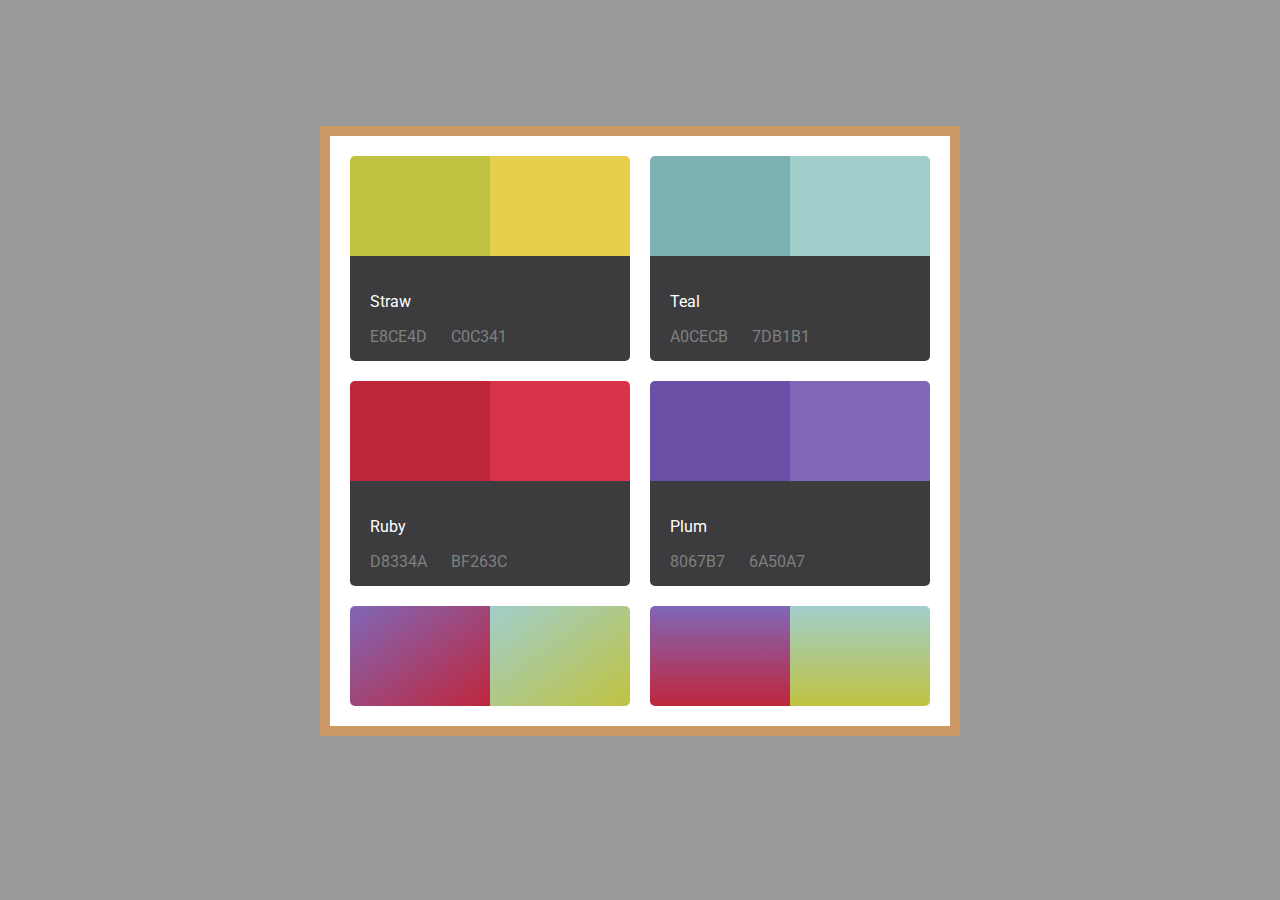
<file: Week1 2/CSS/index.html>
<!DOCTYPE html>

<html>
	<head>
		<meta charset="UTF-8">
		<meta name="description" content="Web Advanced Week 2">
		<meta name="keywords" content="HTML,CSS,XML,JavaScript">
		<link rel="icon" href="http://www.jwmatch.com/favicon.ico">
		<link href="http://fonts.googleapis.com/css?family=Questrial|Roboto:400,500,900,700|Unna|Lovers+Quarrel" rel="stylesheet">	
		<link href="./styles/style.css" rel="stylesheet">

		<!--<style>
			body {background: #1B1B1C;} 

			.container {
			  width: 600px;
			  margin: 0 auto;
			  margin-top: 10%;
			}
		</style>-->
	</head>
	
	<body>
		<div class="container">
  
		  <div class="color-box teal">
		    <div class="colors">
		      <div class="teal-left color-palette"></div>
		      <div class="teal-right color-palette"></div>
		    </div>
		    <div class="info">
		      <p class="color-name">Teal</p>
		      <span>A0CECB</span>
		      <span class="color-right">7DB1B1</span>
		    </div>
		  </div>
		  
		  <div class="color-box straw">
		    <div class="colors">
		      <div class="straw-left color-palette"></div>
		      <div class="straw-right color-palette"></div>
		    </div>
		    <div class="info">
		      <p class="color-name">Straw</p>
		      <span class="color-left">E8CE4D</span>
		      <span class="color-right">C0C341</span>
		    </div>
		  </div>
		  
		  <div class="color-box plum">
		    <div class="colors">
		      <div class="plum-left color-palette"></div>
		      <div class="plum-right color-palette"></div>
		    </div>
		    <div class="info">
		      <p class="color-name">Plum</p>
		      <span class="color-left">8067B7</span>
		      <span class="color-right">6A50A7</span>
		    </div>
		  </div>
		  
		  <div class="color-box ruby">
		    <div class="colors">
		      <div class="ruby-left color-palette"></div>
		      <div class="ruby-right color-palette"></div>
		    </div>
		    <div class="info">
		      <p class="color-name">Ruby</p>
		      <span class="color-left">D8334A</span>
		      <span class="color-right">BF263C</span>
		    </div>
		  </div> 

		  <div class="color-box gradient">
		 	 <div class="gradient-left color-palette"></div>
		 	 <div class="gradient-right color-palette"></div>
		  </div>
		  
		  <div class="color-box gradient2">
		 	 <div class="gradient2-left color-palette"></div>
		 	 <div class="gradient2-right color-palette"></div>
		  </div>

		</div>
	</body>
</html>
</file>
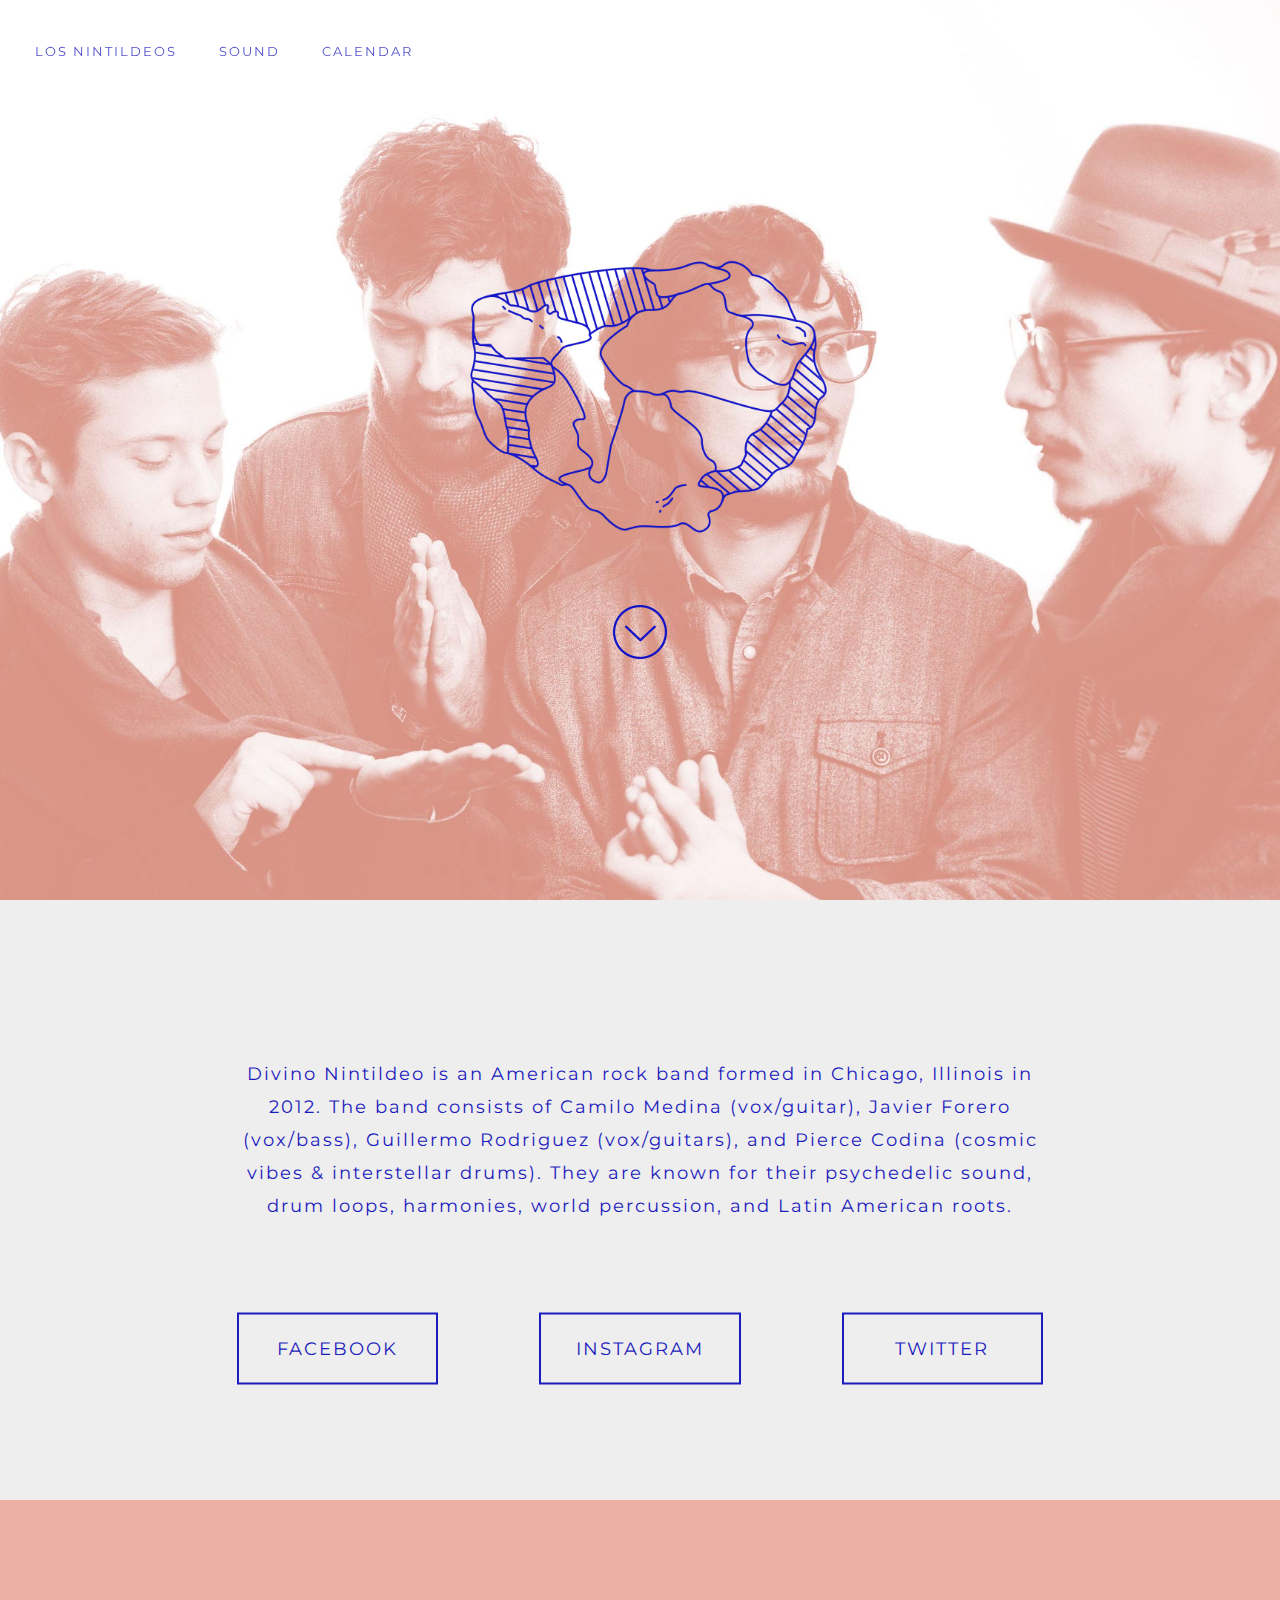
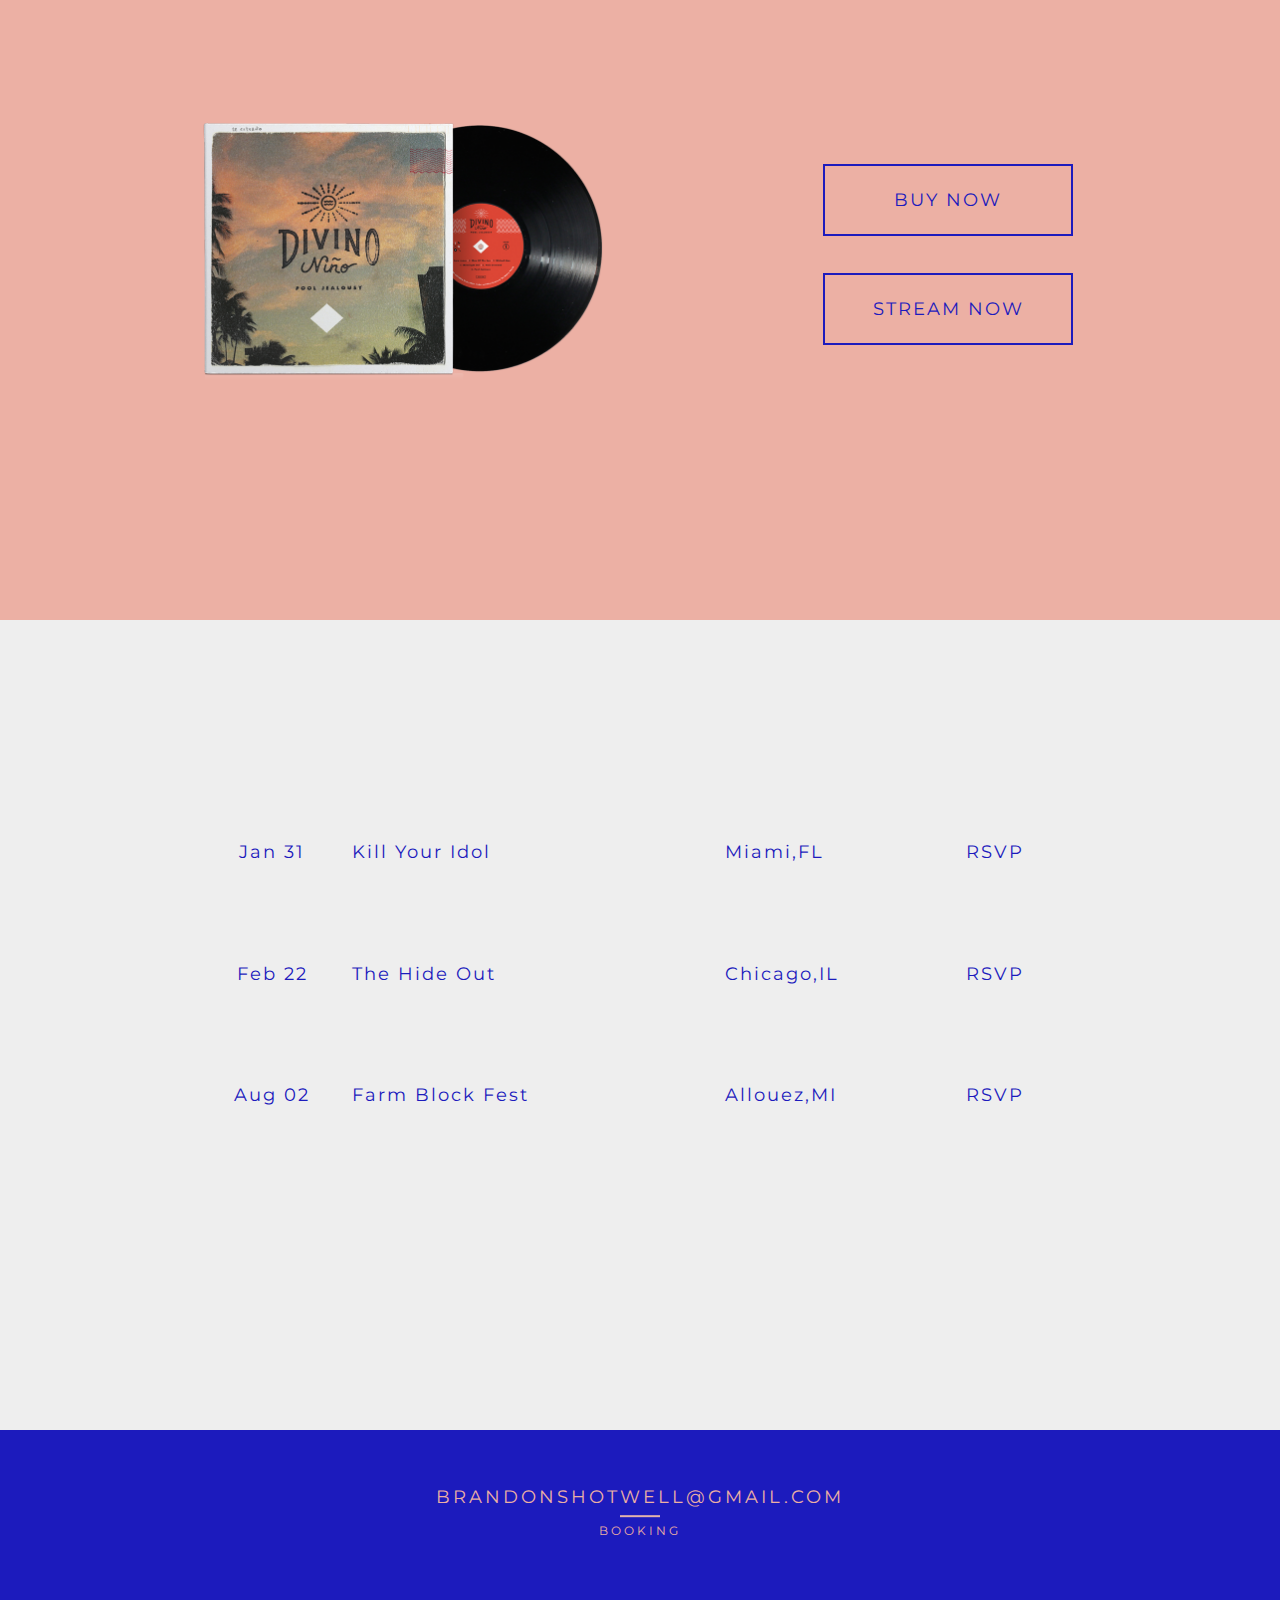
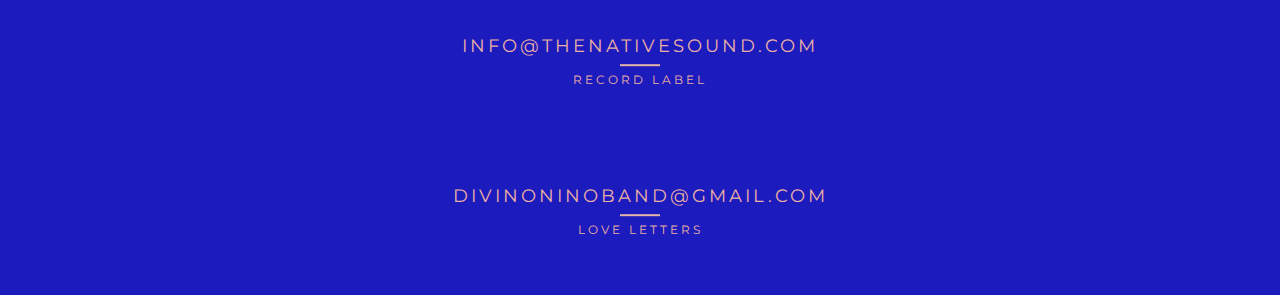
<file: Week1 2/SingleSiteFix/index.html>
<!DOCTYPE HTML>
<html>
	<head>
		<link rel="stylesheet" type="text/css" href="reset.css">
		<link rel="stylesheet" type="text/css" href="style.css">
		<link rel="stylesheet" type="text/css" href="devicestyle.css">
		<meta name="viewport" content="width=device-width, initial-scale=1.0, minimum-scale=1.0, maximum-scale=1.0">
		<title> Divino Nintildeo </title>
	</head>

	<body>
		<div id="backstretch"></div>
		<header class="nav">
			<nav>
				<ul id="menu">
					<li id="ni" class="border"><a href="#ninos">Los Nintildeos</a></li>
					<li id="so" class="border"><a href="#sound">Sound</a></li>
					<li id="cal"class="border"><a href="#calendar">Calendar</a></li>
				</ul>

				<div id="logo" class="ad"><a href="index.html"></a>
					<div id="ham"></div>

		    </nav>   	
	   	</header>  	

		<section id="landing">
	   		<div id="rock">
	       	</div>

	       	<div id="flow">
	       		<a href="#ninos">arrow</a></div>
	       	
	       	


	    </section> 

	   	<section id="ninos">
	   		<div id="bio">
			   	<h3>Divino Nintildeo is an American rock band formed in Chicago, Illinois in 2012. The band consists of Camilo Medina (vox/guitar), Javier Forero (vox/bass), Guillermo Rodriguez (vox/guitars), and Pierce Codina (cosmic vibes & interstellar drums). They are known for their psychedelic sound, drum loops, harmonies, world percussion, and Latin American roots.
			   	</h3>
			   	<ul>
			   		<li id="fbook">
			   			<a href="https://www.facebook.com/divinoninoband" target="_blank">FACEBOOK</a>
			   		</li>

			   		<li id="insta">
			   			<a href="http://www.iphoneogram.com/u/17677451" target="_blank">INSTAGRAM</a>
			   		</li>
			   		
			   		<li id="twit">
			   			<a href="https://twitter.com/DivinoNinoband" target="_blank">TWITTER</a>
			   		</li>
		        </ul>
			</div>
	   	</section>
	   	<section id="sound">
	   			<div class="container">
	   				<div id="vinyl"></div>
		   		   <!-- <img id="vinyl"src="images/sound2.png"> -->
			   		   	<ul id="stack">
			   		   		<li id="buy">
			   		   			<a href="http://thenativesound.limitedrun.com/products/524818-divino-nino-pool-jealousy" target="_blank">BUY NOW</a>
			   		   		</li>
			   		   		<li>
			   		   			<a id="stream" href="https://soundcloud.com/divinonino" target="_blank">STREAM NOW</a>
			   		   		</li>
					   	</ul>   
		   		</div>
	   	</section>
	   	
	   	<section id="calendar">
	   		 <!-- calendar -->
	   		<table cellpadding="10">
	   			<tr>
	   				<td class="date">Jan 31</td>
	   				<td class="else">Kill Your Idol</td>
	   				<td class="else">Miami,FL</td>
	   				<td class="else"><a href="https://www.facebook.com/events/651515404959528/" target="_blank">RSVP</a></td>
	   			</tr>	
	   			<tr>
	   				<td class="date">Feb 22</td>
	   				<td class="else">The Hide Out</td>
	   				<td class="else">Chicago,IL</td>
	   				<td class="else"><a href="http://www.hideoutchicago.com/calendar/" target="_blank">RSVP</a></td>
	   			</tr>
	   			<tr>
	   				<td class="date">Aug 02</td>
	   				<td class="else">Farm Block Fest</td>
	   				<td class="else">Allouez,MI</td>
	   				<td class="else"><a href="http://www.hideoutchicago.com/calendar/" target="_blank">RSVP</a></td>
	   			</tr>
	   		</table>	 
	   	</section>
	   	<footer>
	   		<ul>
	   			<li>
	   				<a href="mailto:brandonshotwell@gmail.com">BRANDONSHOTWELL@GMAIL.COM</a>
	   				<hr>
		   			<h3>BOOKING</h3>
	   			</li>
	   			<li>
	   				<a href="mailto:info@thenativesound.com">INFO@THENATIVESOUND.COM</a>
	   				<hr>
		   			<h3>RECORD LABEL</h3>
	   			</li>
	   			<li>
	   				<a href="mailto:divinoninoband@gmail.com">DIVINONINOBAND@GMAIL.COM</a>
	   				<hr>
		   			<h3>LOVE LETTERS</h3>
	   			</li>
	   	    </ul>
	   	</footer>
        
    </body>
</html>
</file>
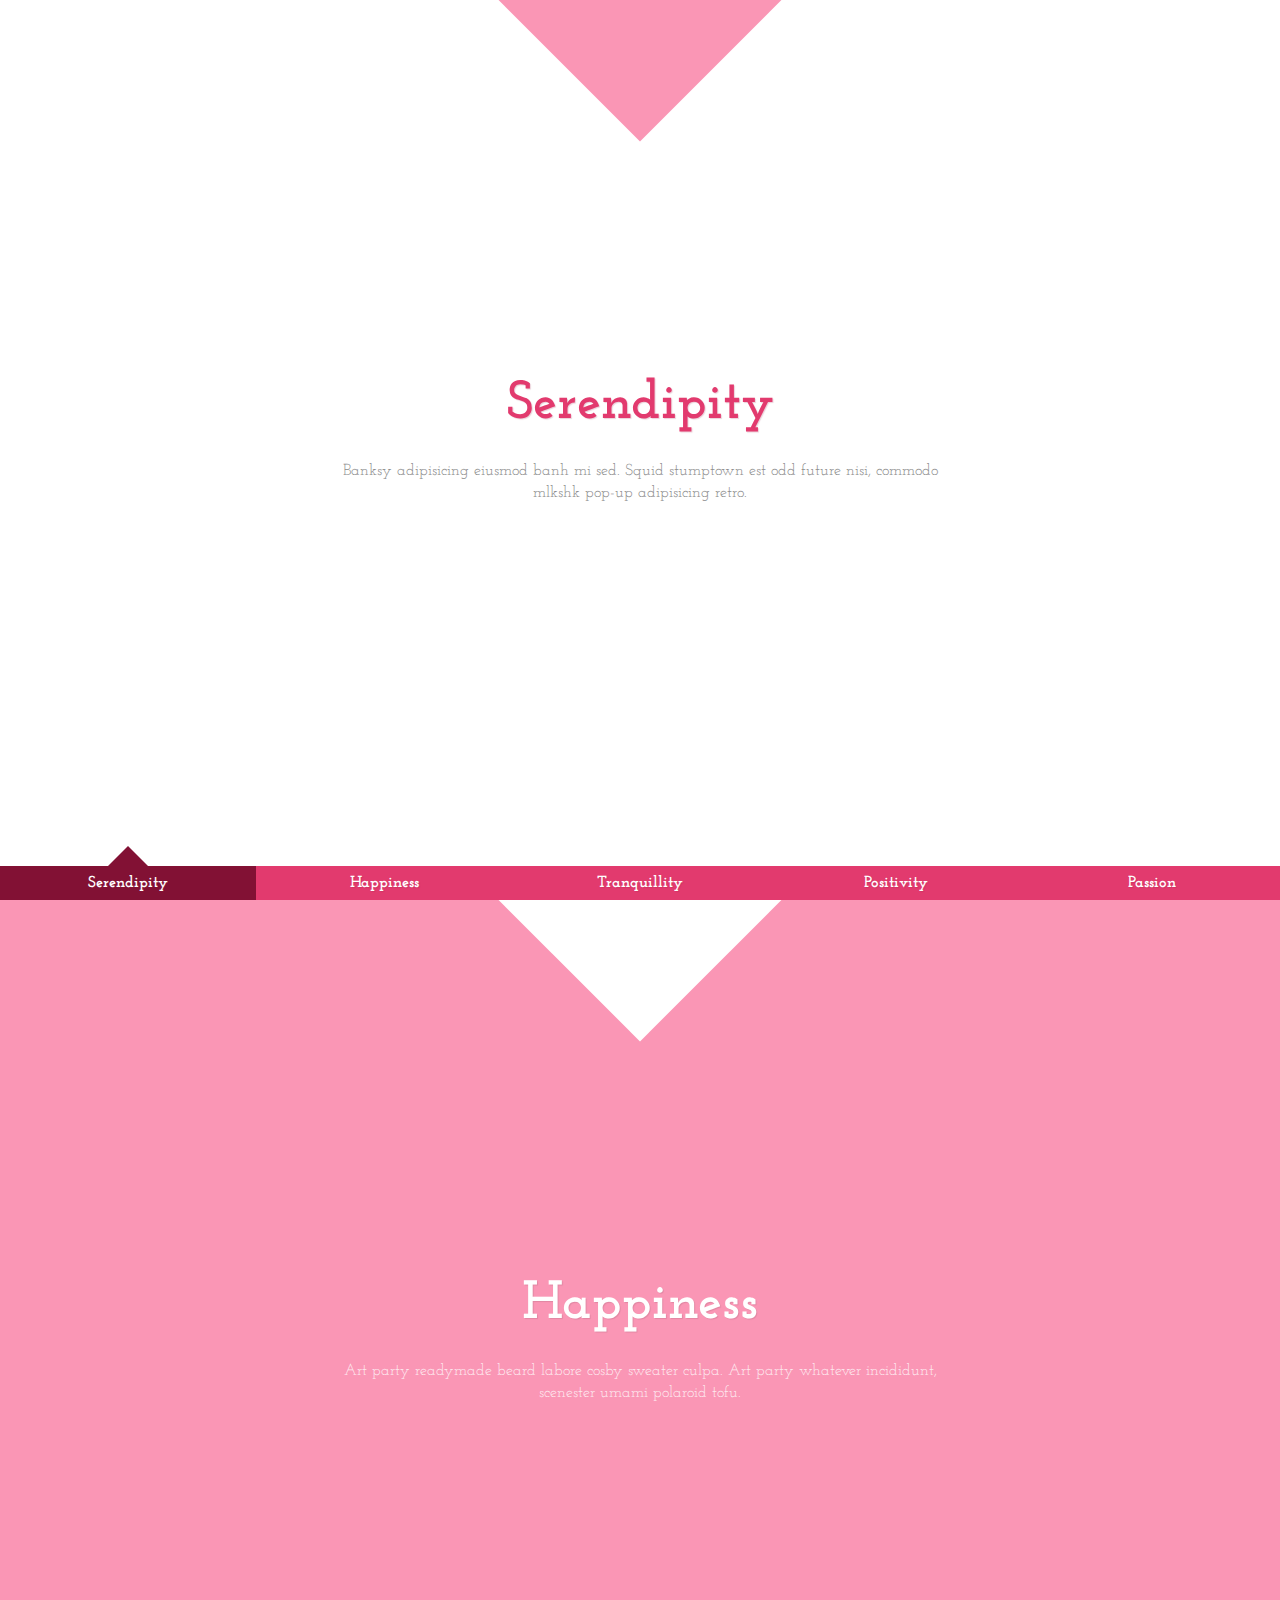
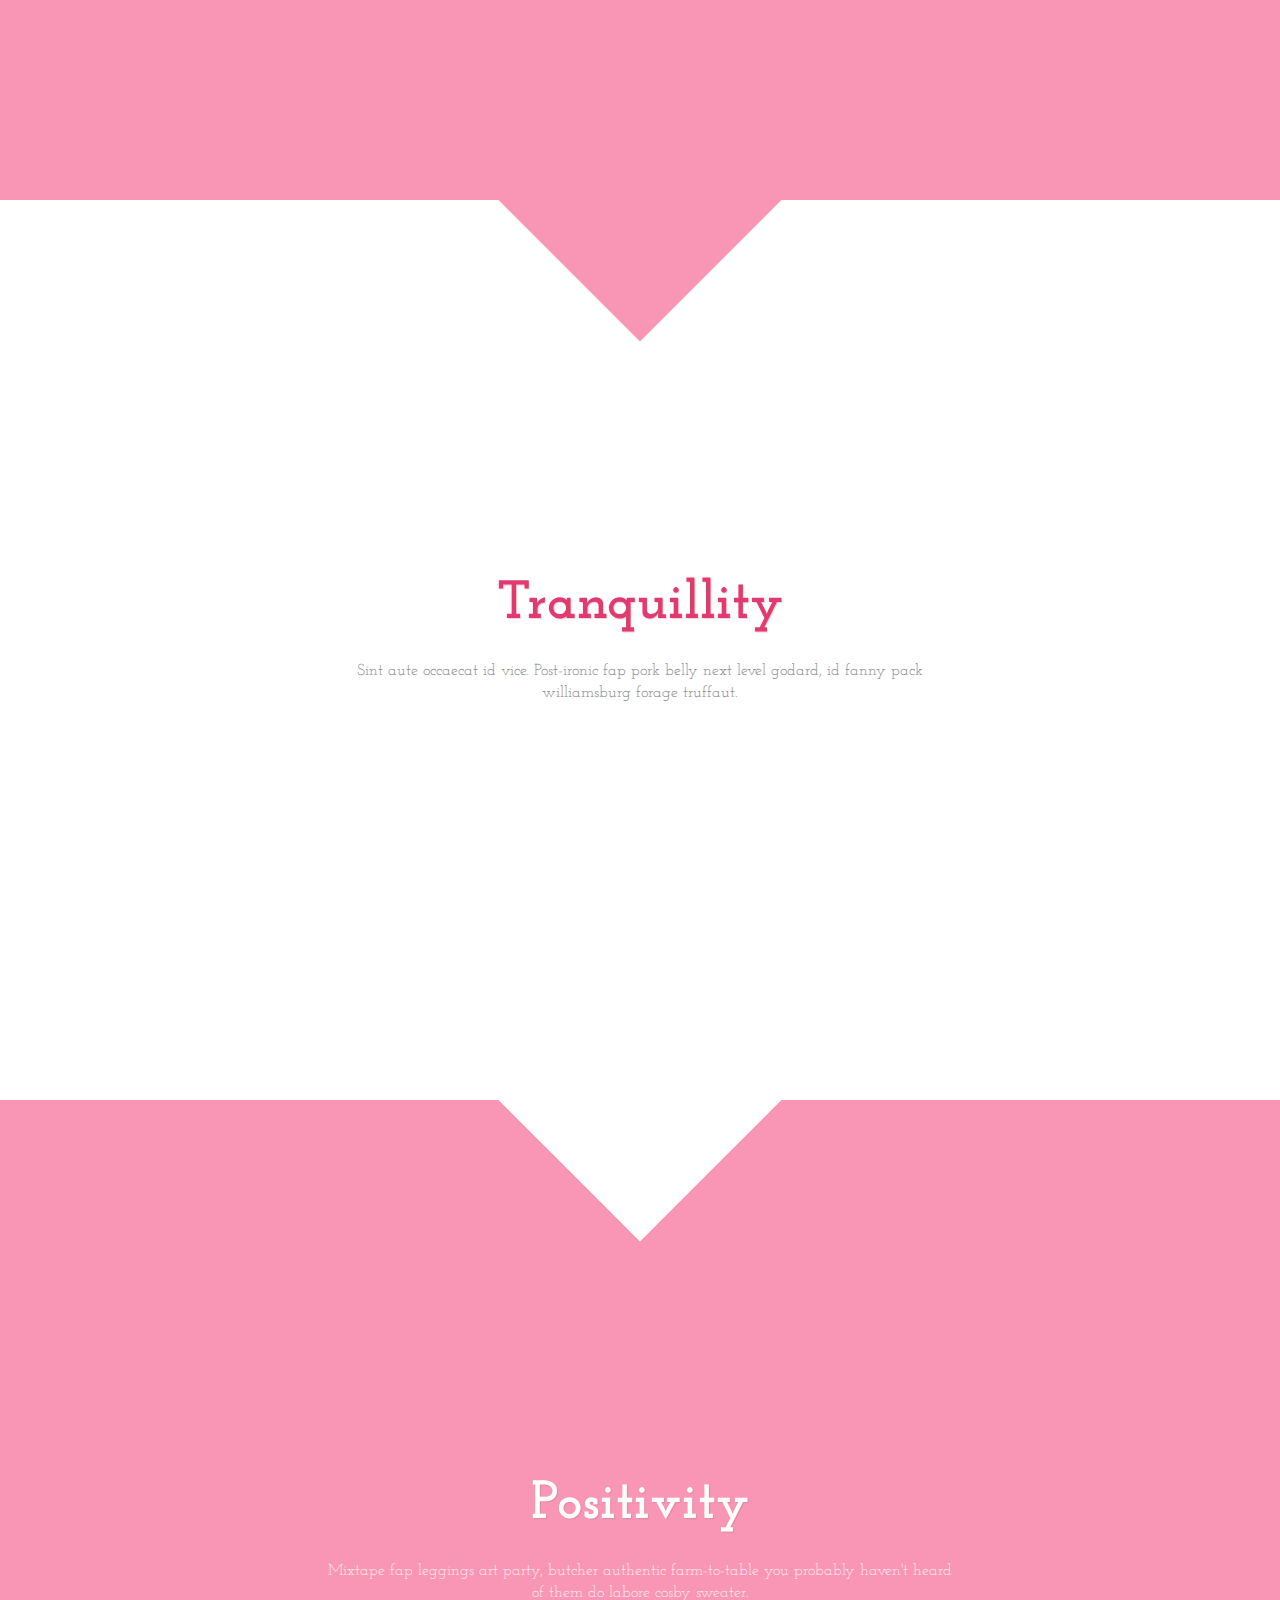
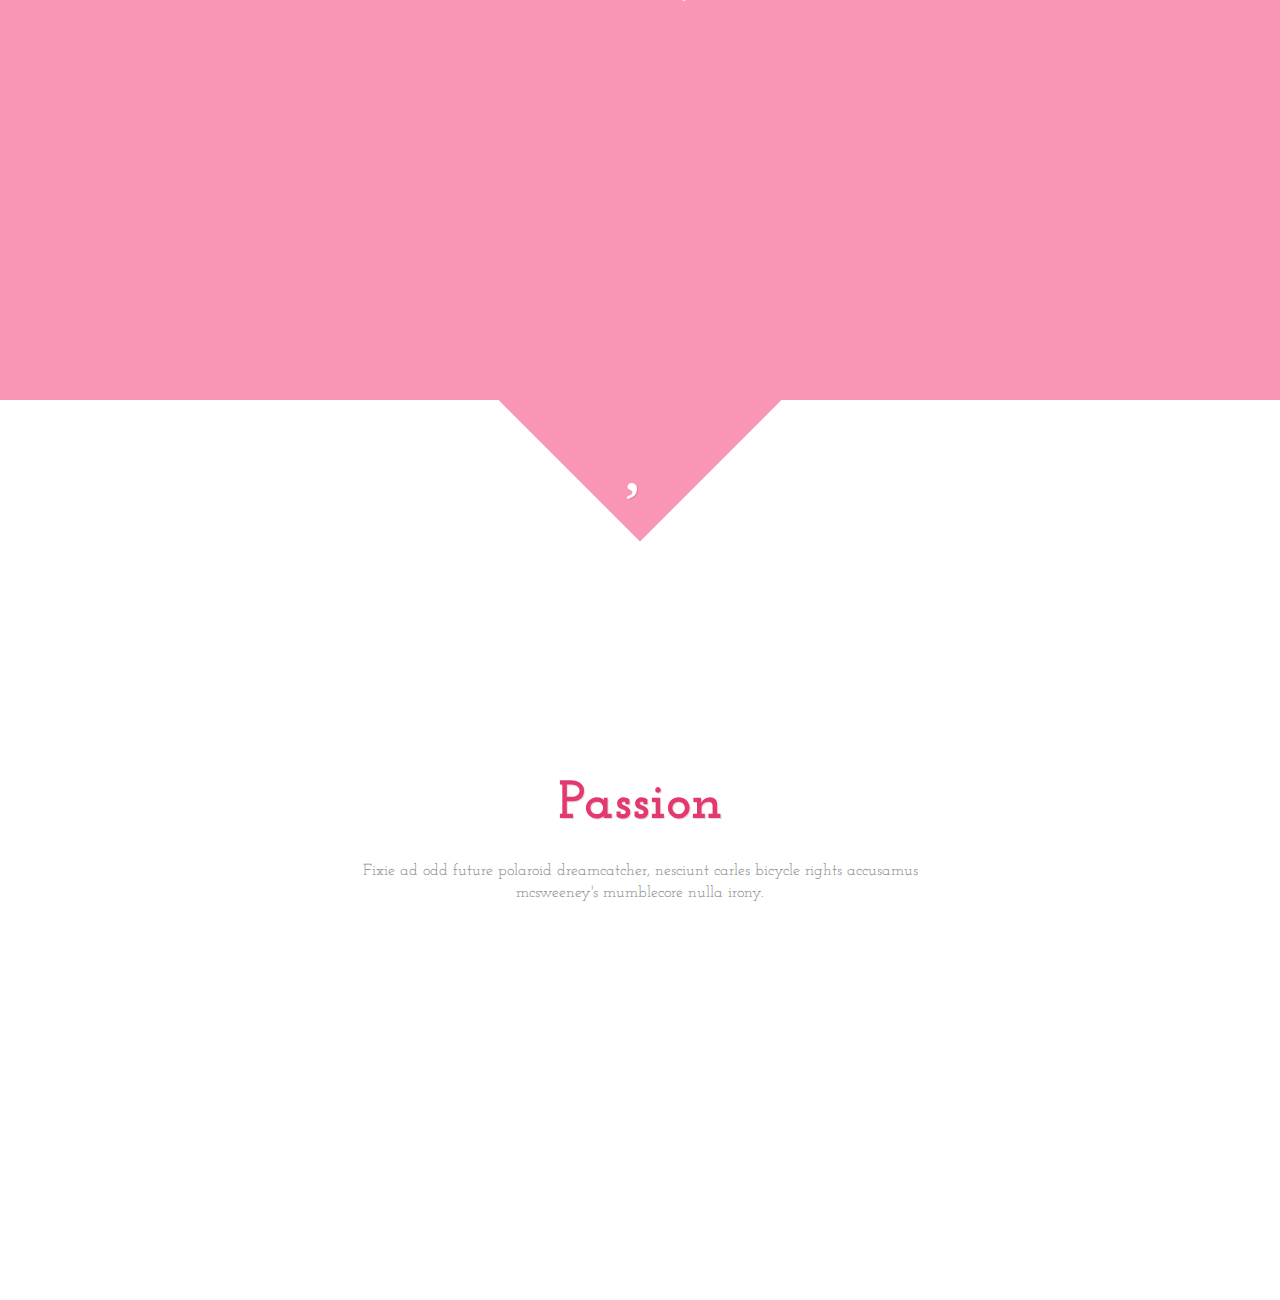
<file: Week1 2/Responsive/FluidLayout/index.html>
<!DOCTYPE html>
<head>
<meta charset="utf-8">
<meta name="viewport" content="width=device-width, maximum-scale=1.0">
<title>Web Advanced Week 3</title>
<link href="style.css" rel="stylesheet" />
</head>

<body>
<div class="container">
            
            <div class="st-container">
            
                <input type="radio" name="radio-set" checked="checked" id="st-control-1"/>
                <a href="#st-panel-1">Serendipity</a>
                <input type="radio" name="radio-set" id="st-control-2"/>
                <a href="#st-panel-2">Happiness</a>
                <input type="radio" name="radio-set" id="st-control-3"/>
                <a href="#st-panel-3">Tranquillity</a>
                <input type="radio" name="radio-set" id="st-control-4"/>
                <a href="#st-panel-4">Positivity</a>
                <input type="radio" name="radio-set" id="st-control-5"/>
                <a href="#st-panel-5">Passion</a>
                
                <div class="st-scroll">
                
                    <!-- Placeholder text from http://hipsteripsum.me/ -->
                    
                    <section class="st-panel" id="st-panel-1">
            <div class="st-deco" data-icon="&#xf069;"></div>
                        <h2>Serendipity</h2>
                        <p>Banksy adipisicing eiusmod banh mi sed. Squid stumptown est odd future nisi, commodo mlkshk pop-up adipisicing retro.</p>
                    </section>
                    
                    <section class="st-panel st-color" id="st-panel-2">
                        <div class="st-deco" data-icon="&#xf118;"></div>
                        <h2>Happiness</h2>
                        <p>Art party readymade beard labore cosby sweater culpa. Art party whatever incididunt, scenester umami polaroid tofu.</p>
                    </section>
                    
                    <section class="st-panel" id="st-panel-3">
                        <div class="st-deco" data-icon="&#xf0f4;"></div>
                        <h2>Tranquillity</h2>
                        <p>Sint aute occaecat id vice. Post-ironic fap pork belly next level godard, id fanny pack williamsburg forage truffaut.</p>
                    </section>
                    
                    <section class="st-panel st-color" id="st-panel-4">
                        <div class="st-deco" data-icon="&#xf06c;"></div>
                        <h2>Positivity</h2>
                        <p>Mixtape fap leggings art party, butcher authentic farm-to-table you probably haven't heard of them do labore cosby sweater.</p>
                    </section>
                    
                    <section class="st-panel" id="st-panel-5">
                        <div class="st-deco" data-icon="&#xf004;"></div>
                        <h2>Passion</h2>
                        <p>Fixie ad odd future polaroid dreamcatcher, nesciunt carles bicycle rights accusamus mcsweeney's mumblecore nulla irony.</p>
                    </section>

                </div><!-- // st-scroll -->
                
            </div><!-- // st-container -->
            
</div>
</body>
</html>
</file>
<file: Week1 2/CSS/styles/style.css>
/*---------------------------------
  -- INSPIRED BY / Aves UI Kit Color Palette --
  -- https://dribbble.com/shots/1706500-Aves-UI-Kit-Color-Palette --
-----------------------------------*/

body {
  background: #999;
}

.container {
  border: solid 10px #c96;
  background: #fff;
  width: 600px;
  margin: 0 auto;
  margin-top: 10%;
  height: 550px;
  padding: 20px 0 20px 20px;
}

.color-box {
  float: right;
  width: 280px;
  margin: 0 20px 20px 0;
  border-radius: 5px;
  overflow: hidden;
}

.color-name {
  color: #fff;
  font-family: 'Roboto', sans-serif;
}

.color-palette {
  float: right;
  width: 50%;
  height: 100px;
}

.teal-left {
  background: #A0CECB;
}

.teal-right {
  background: #7DB1B1;
}

.straw-left {
  background: #E8CE4D;
}

.straw-right {
  background: #C0C341;
}

.plum-left {
  background: #8067B7;
}

.plum-right {
  background: #6A50A7;
}

.ruby-left {
  background: #D8334A;
}

.ruby-right {
  background: #BF263C;
}

.gradient-left {
  background: -webkit-linear-gradient(#A0CECB, #C0C341); /* For Safari 5.1 to 6.0 */
  background: -o-linear-gradient(#A0CECB, #C0C341); /* For Opera 11.1 to 12.0 */
  background: -moz-linear-gradient(#A0CECB, #C0C341); /* For Firefox 3.6 to 15 */
  background: linear-gradient(#A0CECB, #C0C341); /* Standard syntax */
}

.gradient-right {
  background: -webkit-linear-gradient(#8067B7, #BF263C); /* For Safari 5.1 to 6.0 */
  background: -o-linear-gradient(#8067B7, #BF263C); /* For Opera 11.1 to 12.0 */
  background: -moz-linear-gradient(#8067B7, #BF263C); /* For Firefox 3.6 to 15 */
  background: linear-gradient(#8067B7, #BF263C); /* Standard syntax */
}

.gradient2-left {
  background: -webkit-linear-gradient(left top, #A0CECB, #C0C341); /* For Safari 5.1 to 6.0 */
  background: -o-linear-gradient(bottom right, #A0CECB, #C0C341); /* For Opera 11.1 to 12.0 */
  background: -moz-linear-gradient(bottom right, #A0CECB, #C0C341); /* For Firefox 3.6 to 15 */
  background: linear-gradient(to bottom right, #A0CECB, #C0C341); /* Standard syntax */
}

.gradient2-right {
  background: -webkit-linear-gradient(left top, #8067B7, #BF263C); /* For Safari 5.1 to 6.0 */
  background: -o-linear-gradient(bottom right, #8067B7, #BF263C); /* For Opera 11.1 to 12.0 */
  background: -moz-linear-gradient(bottom right, #8067B7, #BF263C); /* For Firefox 3.6 to 15 */
  background: linear-gradient(to bottom right, #8067B7, #BF263C); /* Standard syntax */
}

.info {
  background: #3C3B3D;
  float: left;
  width: 100%;
  padding: 20px 20px 15px 20px;
}

#color-name {
  font-family: 'Questrial', sans-serif;
  font-size: 20px;
  font-weight: 400;
  color: #FFFFFF;
  text-transform: uppercase;
  letter-spacing: 4px;
  margin: 0 0 4px 0;
}

div > span:first-of-type {
  font-family: 'Roboto', sans-serif;
  font-size: 16px;
  font-weight: 400;
  color: #808080;
  margin: 0 20px 0 0;
}

/*You can also use:  div > span:first-of-type*/

.color-right {
  font-family: 'Roboto', sans-serif;
  font-size: 16px;
  font-weight: 400;
  color: #808080;
  margin: 0;
}

/* You can also use:  div > span:first-of-type + span; */

#container {
  
}
</file>
<file: Week1 2/SingleSiteFix/style.css>
/*import fonts*/
@import url(http://fonts.googleapis.com/css?family=Montserrat);
html {
  box-sizing: border-box;
}
*, *:before, *:after {
  box-sizing: inherit;
}
html,body,a{
  height: 100%;
  font-family: 'Montserrat', sans-serif;
  text-decoration: none;
  letter-spacing: 2px;
}
body {
  font-size: 18px;
}

/*#backstretch {
  background-image:url(images/landing.jpg);
  width:5vw;
  margin:0 auto;
  position: absolute;
  left: 0px; 
  top: 0px; 
  overflow: hidden; 
  margin: 0px; 
  padding: 0px; 
  height: 630px; 
  width: 3165px; 
  z-index: -999998px; 
  position: absolute;
}*/

#logo a{
  position: absolute;
  top:0;
  left:50%;
  margin-left:-72px; 
  display:block;
  background-image:url(images/logoteal.png);
  background-size:cover;
  height: 72px;
}
#logo a:hover{
  background-position: 0 -72px;  
}
#ham{
  background-image:url(images/hmenu.png) ;
  display:none;
  position: absolute;
  top: 0;
  left: 0;
  right: 0;
  bottom: 0;
  margin: auto;
  margin-top: -10px;
}
.nav {
  display: block;
  background-color:transparent;
  -webkit-transition: all 0.25s ease;
  position: fixed;
  width: 100%;
  height:110px;
  z-index: 1;  
}
.nav.past-main{
  background-color: white;
}
.border {
  -webkit-transition: all 0.25s ease; 
  opacity: .8;
}
.border.borderClick{
 -webkit-transition: all 0.25s ease;  
 border-bottom: 10px solid #31EBEA;
}
nav {
  position: relative;
  margin: 22px 15px 0 15px;
}
nav ul{
  float: left;
  height: 56px;
  margin-left: 20px;
  width:42%;
}
nav ul #cal {
  float:left;
  margin: 19px 0 22px 0;
  height: 69px;
}
nav ul #ni,#so,#vi {
  float:left;
  margin: 19px 8% 22px 0;
  height: 69px;
}
nav #menu a {
  text-decoration: none;
  color: #1C1BBD;
  text-align:left;
  font-family: 'Montserrat', sans-serif;
  text-transform: uppercase;
  letter-spacing: 2px;
  font-size: .7em;
  padding-bottom: 15px;
}
nav #menu a:hover {
  color:#31EBEA; 
}
.white{
  background-color: white;
}

#landing{
  position: relative;
  width:100%;
  height: 100%;
  overflow: hidden;
  background-image:url(images/landing.jpg);
  background-size:cover;
  display: block;

}

#rock{
  background-image:url(./images/rock.png);
  background-size: 30vw;
  background-repeat: no-repeat;
  position: absolute;
  width: -1%;
  height:auto;
  max-width: 518px;
  max-height: 410px;
  min-width: 259px;
  min-height: 205px;
  margin:auto;
  top: 0;
  left: 150px;
  right: 0;
  bottom: 0;
}
#landing #flow img {
  display: block;
  position: absolute;
  margin: 0 auto;
  left: 0;
  right: 0;
  bottom: 5%;
  width: 10%;
  height: auto;
  min-width: 60px;
  max-width: 80px;
}


#ninos{
  position: relative;
  width:100%;
  height: 100%;
  overflow: hidden;
  background-color:#EEEEEE;
  max-height: 600px;
}



#flow {
  background-image:url(images/arrow.png);
  display: block;
  width:80px;
  height:64px;
  text-indent: -9999px; 
  margin: 0 auto;
  margin-top:600px;
}



#bio{
  text-align:center;
  margin: 0 auto;
  position: relative;
  top: 40%;
  transform: translateY(-50%);
 }
#bio h3 {
  width:65%;
  margin: 0 auto;
  line-height: 33px;
  letter-spacing: 2px;
  color:#1C1BBD;
  margin-bottom: 7%;
}
#bio ul a:hover{
  -webkit-transition: all .25s ease;
  color: #EEEEEE;
  background-color:#1C1BBD;
}
section {
  position: relative;
  width:100%;
  height: 100%;
  max-height:1100px;
  min-height: 400px; 
  overflow: hidden;
}
#bio ul {
  display: block;
  width:63%;
  margin: 0 auto;
}
#bio ul a{
  float: left;
  width:25%;
  min-width: 110px;
  height: auto;
  padding: 25px 5px;
  border: 2px solid #1C1BBD;
  text-decoration: none;
  color:#1C1BBD;
}
#fbook a,#insta a{
  margin-right: 12.5%;
}
#bio ul li a{
  letter-spacing: 2px;
  text-align: center;
  text-decoration: none;
  color:#1C1BBD;
}
 #sound img {
  position: relative;
  display:block;
  float:left;
  width:35%;
  max-width: 980px;
  min-width: 450px;
  height: auto;
 }
 #stack {
  position: relative;
  float:right;
  width:250px;
  height: auto;
  margin-top:6%;
  color: #1C1BBD;
  margin-right: 15px;
 }

 .container{
  background-image:url(images/sound2.png);
  background-size: 33vw;
  background-repeat: no-repeat;
  position:absolute;
  margin:auto;
  width: 70%;
  height:300px;
  top:0;
  left:0;
  right:0;
  bottom: 0;
}


 #stack h3{
  color: #1C1BBD;
 }
 #stack a:hover{
  -webkit-transition: all .25s ease;
  background-color:#1C1BBD;
  color: #e1b3ae;
 }
#stack li a{
  display: block; 
  float:left;
  text-align: center;
  width:100%;
  min-width: 110px;
  min-width: 110px;
  height: auto;
  padding: 25px 5px;
  border: 2px solid #1C1BBD;
  text-decoration: none;
  color:#1C1BBD;
  margin-bottom: 15%; 
}
#stream{
  top:65px;
 }
#vision{
  background-color:#EEEEEE;
}
.videos{
  display: block;
  width:70%;
  height: auto;
  margin: 90px auto;
}
#calendar{
  height: 90%;
  background-color: #EEEEEE; 
}
#calendar table{
  width:70%;
  height:45%;
  margin: 0 auto;
  position: relative;
  top:50%;
  transform: translateY(-50%);
}
#calendar table tr,a{
 text-decoration: none;
 color:#1C1BBD; 
 letter-spacing:2px;
 }
 .else{
  text-align: left;
 }
 .date{
  text-align: center;
 }
 #calendar tr a:hover{
  -webkit-transition: all .25s ease;
  color:#31EBEA;
 }
footer{
  width:100%;
  height: 50%;
  max-height:465px;
  min-height: 465px; 
  overflow: hidden;
  background-color:#1C1BBD; 
}
footer a,h3{
  color:#ECB0A4;
  letter-spacing: 3px;
}
footer h3{
  font-size: .66em;
}
footer ul {
  width: 70%;
  margin: 0 auto;
  text-align: center;
  position: relative;
  top: 50%;
  transform: translateY(-50%);
}
footer hr{
 width:40px;
 height: 2px;
 border: none;
 background-color: #E3B3AC;
}
footer li{
  margin-bottom: 100px;
}
#ninos{
  min-height: 600px;
}
#sound{
  height:80%;
  min-height: 700px;
  max-height: 900px;
  position: relative;
  background-color: #ECB0A4;
}
#vision{
  height: auto;
  min-height: 610px;
  max-height: 1030px;
  padding: 20px 10px 50px 10px;
}
#landing{
  min-height: 630px;
}
#calendar{
  max-height: 900px;
}
</file>
<file: Week1 2/SingleSiteFix/devicestyle.css>
@media only screen and (min-width : 1720px) {
 #landing{
 	max-height: 1440px;
 }
#ninos{
 	max-height: 1100px;
 }
#bio h3 {
 	font-size: 1.5em;
 	line-height: 65px;
 }
#bio ul a {
 	padding: 50px 5px;
 	font-size: 1.3em;
}
#sound{	
 max-height:1100px;
}
#sound img {
	width:50%;
}
#sound ul{
	width:350px;
}
#sound ul li a{
	font-size: 1.3em;
	padding:40px 5px;
}
#vision{
	height:auto;
	max-height: 1300px;
}
#calendar{
	font-size: 1.6em;
}
footer {
	max-height: 485px;
	font-size: 1.3em;
}
}

@media only screen and (max-width: 1055px){
	.container{
		width:77%;
	}
}
@media only screen and (max-width: 1020px){
	.nav{
		height: 60px;
	}
	#player,#logo a, nav #menu{
		display: none;
	}
	nav #menu li{
		float: none;
		margin: 0;
		text-align: center;
		height: auto;
		padding: 20px;
	}
    nav #menu li a{
    	text-align: center;
		float:none;
	}		
	nav {
		margin: 22px 0 0 0;
	}
	#menu{
		position: absolute;
		top: 35px;	
		margin:0;
		display: block;
		float: none;
		width: 100%;
		height: auto;
		text-align: center;
		font-size:1.2em; 
		background-color:white;
   }
	#ham{
		position: absolute;
		display: block;
		width:37px;
		height:auto;
	}
	#bio ul{
		width: 80%;
	}
	#bio ul li{
	 font-size: .9em;
	}
	#calendar table{
		width:85%;
	}
}
@media only screen and (max-width: 965px){
	.container{
		width:70%;
	}
	#sound img {
		width:70%;
		float: none;
		margin: 0 auto;
		margin-bottom: 9%;
	}
	#stack{
		position: relative;
		width: 90%;
		display: block;
	}
	#stack{
		width:100%;
		margin: 0 auto;
	}
	#stack li a{
	  display: block;	
	  float:left;
	  text-align: center;
	  width:40%;
	  min-width: 110px;
	  min-width: 110px;
	  height: auto;
	  padding: 25px 5px;
	  border: 2px solid #1C1BBD;
	  text-decoration: none;
	  color:#1C1BBD; 
	}
	#buy a{
		margin-right: 20%;
	}
    #stream{
    	top:0;
	}
	#bio h3{
		width:70%;
	}
	#bio ul{
		width:70%;
	}
	#bio ul li{
	 	font-size:.8em;
	}
}
@media only screen and (max-width:679px){
	#bio li a{
		display: block;
		float: none;
		width:100%;
		margin-bottom: 3%;
	}
	#bio h3{
		font-size: .8em;
	}
	#bio{
		transform: translateY(-30%);
	}
	#ninos{
		min-height: 750px;
	}
}
@media only screen and (max-width: 645px){
     #stack li a{
		float:none;
		width:100%;
		margin-bottom: 3%;
	}
	.button{
		width:100%;
	}
	#sound img{
		min-width:400px;
	}
}
@media only screen and (max-width:485px){
	body{
	 font-size: 15px;
	}
	.container{
		width:100%;
	}
	#bio h3{
		font-size: 1em;
		width: 70%;
	}
	#bio ul {
		width: 70%;
	}
	#bio ul li{
	 float: none;
	 width: 100%;
	 margin-bottom: 3%;	
	 font-size: .9em;
	}
	.container{
		width: 90%;
	}
	.button{
		width:100%;
	}
	#stack li{
		float: none;
		width:100%;
		margin-bottom: 3%;
	}
	#sound img{
		min-width: 150px;
	}
	#vision{
		height: 300px;
		min-height: 500px;
		max-height: 350px;
	}
	.videos{
		width:95%;
	}
	#calendar table{
		top:0%;
		margin-top: 130px;
		transform: translateY(0%);
		width:95%;
		height:200px;
		font-size: .75em;
	}
	#calendar{
		max-height: 370px;
	}
	#ninos{
	height: auto;
	min-height: 850px;
   }
    #sound{
    min-height: 620px;
    max-height: 650px;
   }
   #landing{
   min-height: 500px;
  }
  #bio{
  	top:80px;
  	transform: translateY(0%);
  }
  footer ul{
  	font-size: .9em;
  	width:90%;
  }
}
@media only screen and (max-width: 320px){

	body{
  	font-size: 12px;
  }
  #sound img{
  	min-width:275px;
  }
  footer{
  max-height: none;
  height: 350px;
  }
  footer ul{
  	font-size:.9em;
  	top:80px;
    transform: translateY(0%);
   }

}
</file>
<file: Week1 2/Responsive/FluidLayout/style.css>
@import url('//fonts.googleapis.com/css?family=Josefin+Slab:400,700');
body {
  overflow: hidden;
}
a {
  text-decoration: none;
}
.st-container {
    position: absolute;
    width: 100%;
    height: 100%;
    top: 0;
    left: 0;
    font-family: 'Josefin Slab', 'Myriad Pro', Arial, sans-serif;
}

.st-container > input,
.st-container > a {
    position: fixed;
    bottom: 0px;
    width: 20%;
    cursor: pointer;
    font-size: 16px;
    height: 34px;
    line-height: 34px;
}

.st-container > input {
    opacity: 0;
    z-index: 1000;
}

.st-container > a {
    z-index: 10;
    font-weight: 700;
    background: #e23a6e;
    color: #fff;
    text-align: center;
    text-shadow: 1px 1px 1px rgba(151,24,64,0.2);
}

/* "Fix" for percentage rounding: add a background bar pseudo element with the same color like the labels */
.st-container:before {
    content: '';
    position: fixed;
    width: 100%;
    height: 34px;
    background: #e23a6e;
    z-index: 9;
    bottom: 0;
}

#st-control-1, #st-control-1 + a {
    left: 0;
}

#st-control-2, #st-control-2 + a {
    left: 20%;
}

#st-control-3, #st-control-3 + a {
    left: 40%;
}

#st-control-4, #st-control-4 + a {
    left: 60%;
}

#st-control-5, #st-control-5 + a {
    left: 80%;
}

.st-container > input:checked + a,
.st-container > input:checked:hover + a{
    background: #821134;
}

.st-container > input:checked + a:after,
.st-container > input:checked:hover + a:after{
    bottom: 100%;
    border: solid transparent;
    content: '';
    height: 0;
    width: 0;
    position: absolute;
    pointer-events: none;
    border-bottom-color: #821134;
    border-width: 20px;
    left: 50%;
    margin-left: -20px;
}

.st-container > input:hover + a{
    background: #AD244F;
}

.st-container > input:hover + a:after {
    border-bottom-color: #AD244F;
}

.st-scroll,
.st-panel {
    position: relative;
    width: 100%;
    height: 100%;
}

.st-scroll {
    top: 0;
    left: 0;
    -webkit-transition: all 0.6s ease-in-out;
    -moz-transition: all 0.6s ease-in-out;
    -o-transition: all 0.6s ease-in-out;
    -ms-transition: all 0.6s ease-in-out;
    transition: all 0.6s ease-in-out;
    
    /* Let's enforce some hardware acceleration */
    -webkit-transform: translate3d(0, 0, 0);
    -webkit-backface-visibility: hidden;
}

.st-panel{
    background: #fff;
    overflow: hidden;
} 

#st-control-1:checked ~ .st-scroll {
    -webkit-transform: translateY(0%);
    -moz-transform: translateY(0%);
    -o-transform: translateY(0%);
    -ms-transform: translateY(0%);
    transform: translateY(0%);
}
#st-control-2:checked ~ .st-scroll {
    -webkit-transform: translateY(-100%);
    -moz-transform: translateY(-100%);
    -o-transform: translateY(-100%);
    -ms-transform: translateY(-100%);
    transform: translateY(-100%);
}
#st-control-3:checked ~ .st-scroll {
    -webkit-transform: translateY(-200%);
    -moz-transform: translateY(-200%);
    -o-transform: translateY(-200%);
    -ms-transform: translateY(-200%);
    transform: translateY(-200%);
}
#st-control-4:checked ~ .st-scroll {
    -webkit-transform: translateY(-300%);
    -moz-transform: translateY(-300%);
    -o-transform: translateY(-300%);
    -ms-transform: translateY(-300%);
    transform: translateY(-300%);
}
#st-control-5:checked ~ .st-scroll {
    -webkit-transform: translateY(-400%);
    -moz-transform: translateY(-400%);
    -o-transform: translateY(-400%);
    -ms-transform: translateY(-400%);
    transform: translateY(-400%);
}


/* Content elements */

.st-deco{
    width: 200px;
    height: 200px;
    position: absolute;
    top: 0px;
    left: 50%;
    margin-left: -100px;
    background: #fa96b5;
    -webkit-transform: translateY(-50%) rotate(45deg);
    -moz-transform: translateY(-50%) rotate(45deg);
    -o-transform: translateY(-50%) rotate(45deg);
    -ms-transform: translateY(-50%) rotate(45deg);
    transform: translateY(-50%) rotate(45deg);
}

[data-icon]:after {
    content: attr(data-icon);
    font-family: 'FontAwesome';
    color: #fff;
    text-shadow: 1px 1px 1px rgba(151,24,64,0.2);
    position: absolute;
    width: 200px;
    height: 200px;
    line-height: 200px;
    text-align: center;
    font-size: 90px;
    top: 50%;
    left: 50%;
    margin: -100px 0 0 -100px;
    -webkit-transform: rotate(-45deg) translateY(25%);
    -moz-transform: rotate(-45deg) translateY(25%);
    -o-transform: rotate(-45deg) translateY(25%);
    -ms-transform: rotate(-45deg) translateY(25%);
    transform: rotate(-45deg) translateY(25%);
}

.st-panel h2 {
    color: #e23a6e;
    text-shadow: 1px 1px 1px rgba(151,24,64,0.2);
    position: absolute;
    font-size: 54px;
    font-weight: 900;
    width: 80%;
    left: 10%;
    text-align: center;
    line-height: 50px;
    margin: -70px 0 0 0;
    padding: 0;
    top: 50%;
    -webkit-backface-visibility: hidden;
}

#st-control-1:checked ~ .st-scroll #st-panel-1 h2,
#st-control-2:checked ~ .st-scroll #st-panel-2 h2,
#st-control-3:checked ~ .st-scroll #st-panel-3 h2,
#st-control-4:checked ~ .st-scroll #st-panel-4 h2,
#st-control-5:checked ~ .st-scroll #st-panel-5 h2{
    -webkit-animation: moveDown 0.6s ease-in-out 0.2s backwards;
    -moz-animation: moveDown 0.6s ease-in-out 0.2s backwards;
    -o-animation: moveDown 0.6s ease-in-out 0.2s backwards;
    -ms-animation: moveDown 0.6s ease-in-out 0.2s backwards;
    animation: moveDown 0.6s ease-in-out 0.2s backwards;
}
@-webkit-keyframes moveDown{
    0% { 
        -webkit-transform: translateY(-40px); 
        opacity: 0;
    }
    100% { 
        -webkit-transform: translateY(0px);  
        opacity: 1;
    }
}

@-moz-keyframes moveDown{
    0% { 
        -moz-transform: translateY(-40px); 
        opacity: 0;
    }
    100% { 
        -moz-transform: translateY(0px);  
        opacity: 1;
    }
}

@-o-keyframes moveDown{
    0% { 
        -o-transform: translateY(-40px); 
        opacity: 0;
    }
    100% { 
        -o-transform: translateY(0px);  
        opacity: 1;
    }
}

@-ms-keyframes moveDown{
    0% { 
        -ms-transform: translateY(-40px); 
        opacity: 0;
    }
    100% { 
        -ms-transform: translateY(0px);  
        opacity: 1;
    }
}

@keyframes moveDown{
    0% { 
        transform: translateY(-40px); 
        opacity: 0;
    }
    100% { 
        transform: translateY(0px);  
        opacity: 1;
    }
}

.st-panel p {
    position: absolute;
    text-align: center;
    font-size: 16px;
    line-height: 22px;
    color: #8b8b8b;
    z-index: 2;
    padding: 0;
    width: 50%;
    left: 25%;
    top: 50%;
    margin: 10px 0 0 0;
    -webkit-backface-visibility: hidden;
}
#st-control-1:checked ~ .st-scroll #st-panel-1 p,
#st-control-2:checked ~ .st-scroll #st-panel-2 p,
#st-control-3:checked ~ .st-scroll #st-panel-3 p,
#st-control-4:checked ~ .st-scroll #st-panel-4 p,
#st-control-5:checked ~ .st-scroll #st-panel-5 p{
    -webkit-animation: moveUp 0.6s ease-in-out 0.2s backwards;
    -moz-animation: moveUp 0.6s ease-in-out 0.2s backwards;
    -o-animation: moveUp 0.6s ease-in-out 0.2s backwards;
    -ms-animation: moveUp 0.6s ease-in-out 0.2s backwards;
    animation: moveUp 0.6s ease-in-out 0.2s backwards;
}

@-webkit-keyframes moveUp{
    0% { 
        -webkit-transform: translateY(40px); 
        opacity: 0;
    }
    100% { 
        -webkit-transform: translateY(0px);  
        opacity: 1;
    }
}

@-moz-keyframes moveUp{
    0% { 
        -moz-transform: translateY(40px); 
        opacity: 0;
    }
    100% { 
        -moz-transform: translateY(0px);  
        opacity: 1;
    }
}

@-o-keyframes moveUp{
    0% { 
        -o-transform: translateY(40px); 
        opacity: 0;
    }
    100% { 
        -o-transform: translateY(0px);  
        opacity: 1;
    }
}

@-ms-keyframes moveUp{
    0% { 
        -ms-transform: translateY(40px); 
        opacity: 0;
    }
    100% { 
        -ms-transform: translateY(0px);  
        opacity: 1;
    }
}

@keyframes moveUp{
    0% { 
        transform: translateY(40px); 
        opacity: 0;
    }
    100% { 
        transform: translateY(0px);  
        opacity: 1;
    }
}

/* Colored sections */

.st-color,
.st-deco{
    background: #fa96b5;
}
.st-color [data-icon]:after {
    color: #fa96b5;
}
.st-color .st-deco {
    background: #fff;
}
.st-color h2 {
    color: #fff;
    text-shadow: 1px 1px 1px rgba(0,0,0,0.1);
} 
.st-color p {
    color: #fff;
    color: rgba(255,255,255,0.8);
}

@media screen and (max-width: 520px) {
    .st-panel h2 {
        font-size: 42px;
    }
    
    .st-panel p {
        width: 90%;
        left: 5%;
        margin-top: 0;
    }
    
    .st-container > a {
        font-size: 13px;
    }
}
@media screen and (max-width: 360px) {
    .st-container > a {
        font-size: 10px;
    }
    
    .st-deco{
        width: 120px;
        height: 120px;
        margin-left: -60px;
    }
    
    [data-icon]:after {
        font-size: 60px;
        -webkit-transform: rotate(-45deg) translateY(15%);
        -moz-transform: rotate(-45deg) translateY(15%);
        -o-transform: rotate(-45deg) translateY(15%);
        -ms-transform: rotate(-45deg) translateY(15%);
        transform: rotate(-45deg) translateY(15%);
    }
}
</file>
